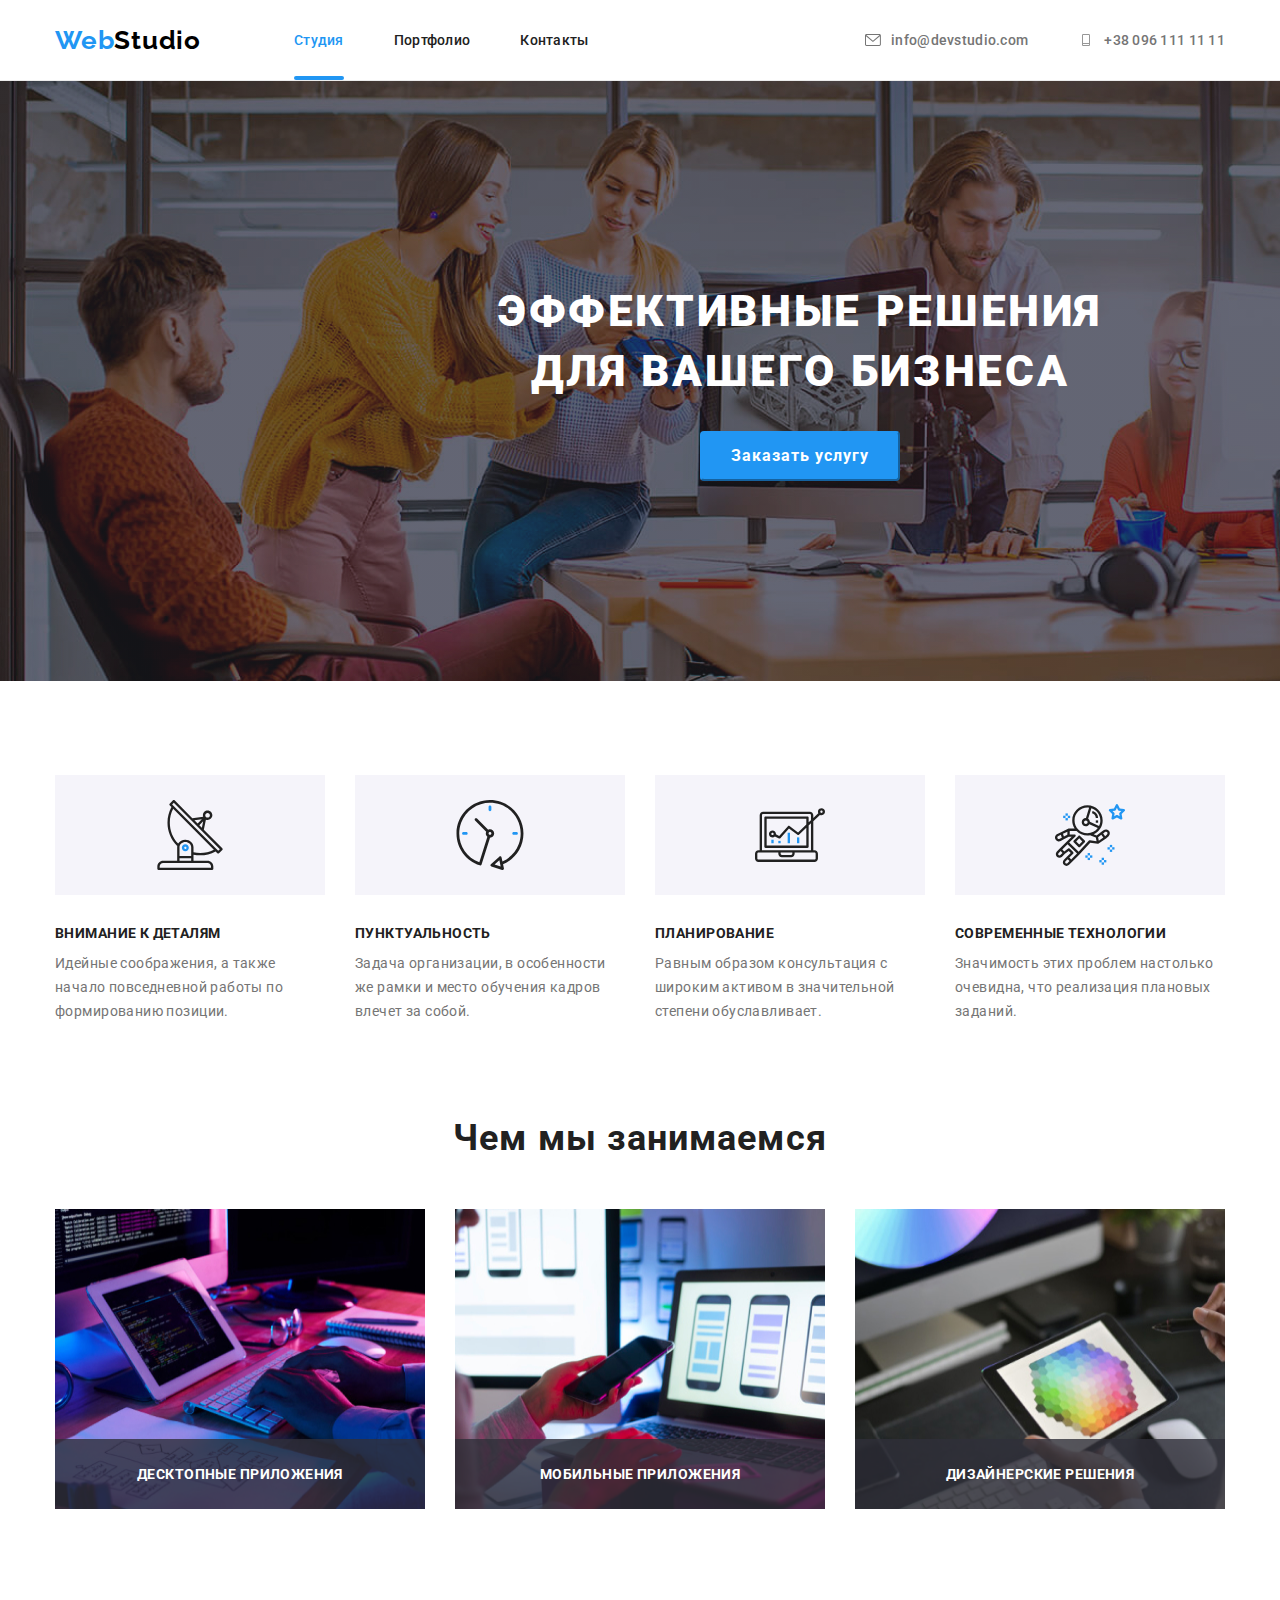
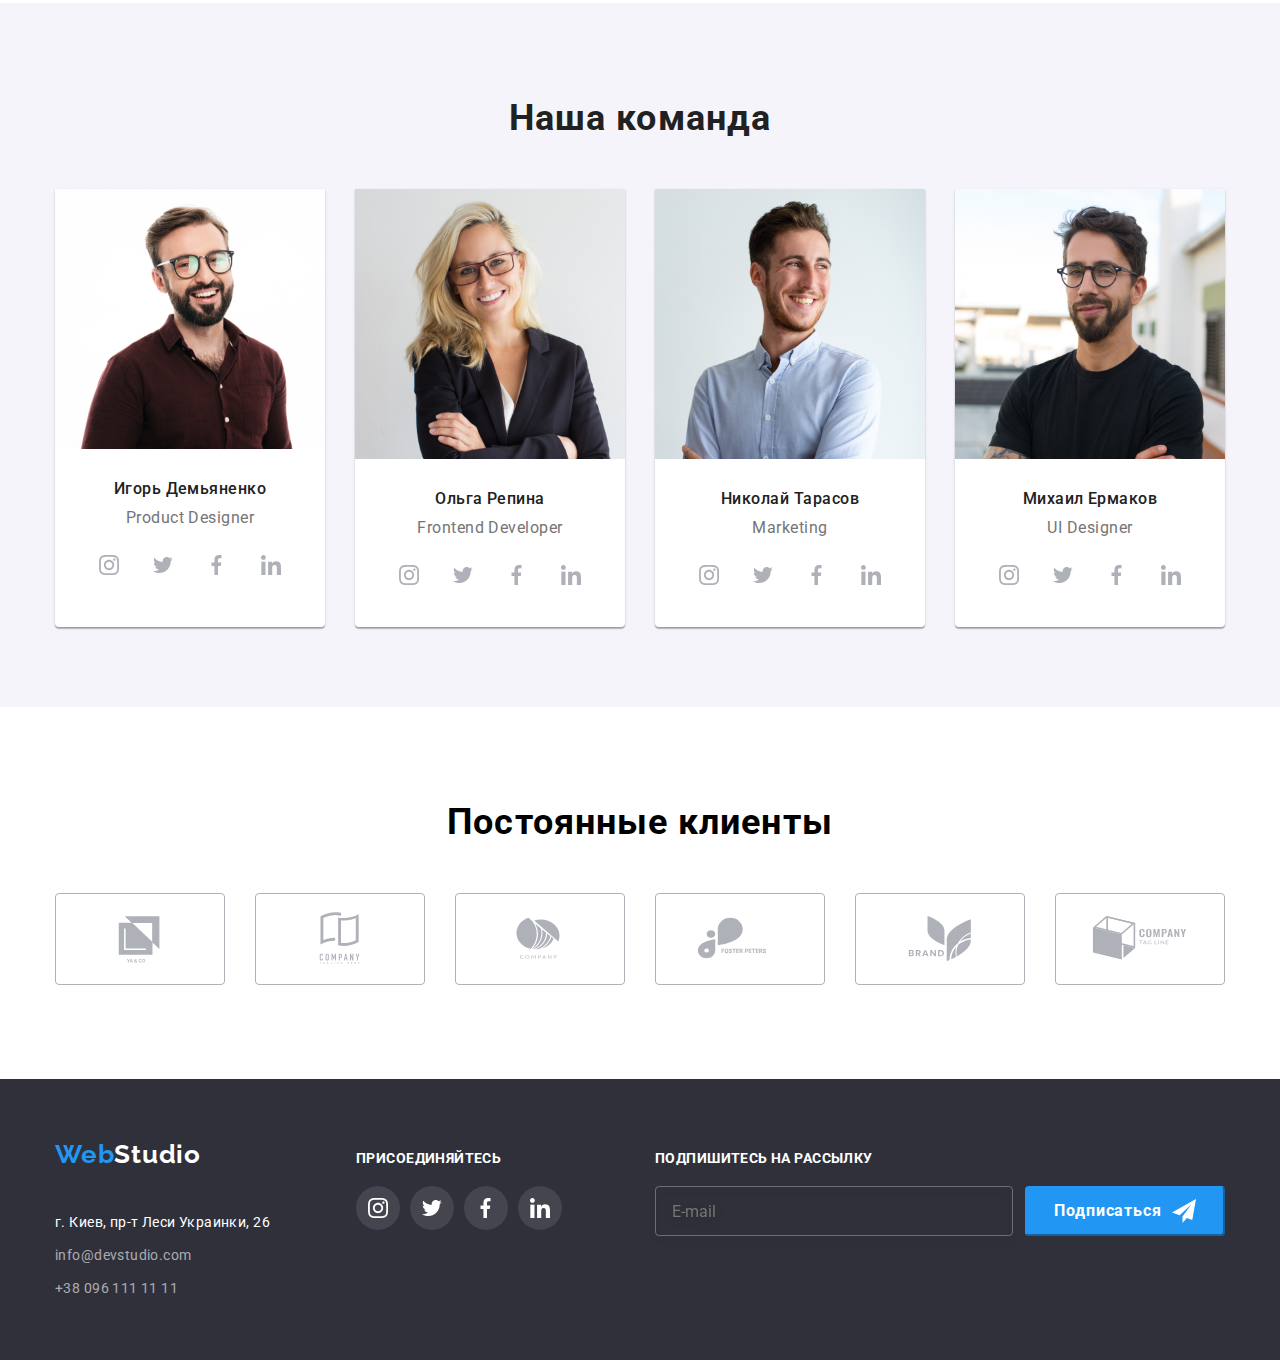
<file: index.html>
<!DOCTYPE html>
<html lang="ru">
<head>
    <meta charset="UTF-8">
    <meta http-equiv="X-UA-Compatible" content="IE=edge">
    <meta name="viewport" content="width=device-width, initial-scale=1.0">
    <link rel="preconnect" href="https://fonts.googleapis.com">
    <link rel="preconnect" href="https://fonts.gstatic.com" crossorigin>
    <link href="https://fonts.googleapis.com/css2?family=Raleway:wght@700&family=Roboto:wght@400;500;700;900&display=swap" rel="stylesheet">
    <link rel="stylesheet" href="modern-normalize.css">
    <link rel="stylesheet" href="style.css">
    <title>WebStudio</title>
</head>
<body>
    <!--Хэдер-->
    <header>
            <div class="container section">
                <nav class="navigation">
                    <a class="webstudiolink" href="#"><span class="web-blue">Web</span><span class="studio-up">Studio</span></a>
                    <ul class="navlist">
                        <li class="navlinks">
                            <a class="navlinksitem current" href="index.html">Студия</a>
                        </li>
                        <li class="navlinks">
                            <a class="navlinksitem" href="portfolio.html">Портфолио</a>
                        </li>
                        <li class="navlinks">
                            <a class="navlinksitem" href="#">Контакты</a>
                        </li>
                    </ul>
                </nav>    
                <ul class="navlistcontacts">
                    <li class="navlistcontact-li">
                        <a class="navlinkscont" href="mailto:info@devstudio.com">
                            <svg class="svg-cont" width="16" height="12">
                                <use href="./images/icons.svg#icon-convert"></use>
                            </svg>
                            info@devstudio.com
                        </a>
                    </li>
                    <li class="navlistcontact-li">
                        <a class="navlinkscont" href="tel:+380961111111">
                            <svg class="svg-cont" width="16" height="12">
                                <use href="./images/icons.svg#icon-phone" class="use-icon"></use>
                            </svg>
                            +38 096 111 11 11
                        </a>
                    </li>
                </ul>
            </div>
    </header>    
    <main>
         <!--hero-->
        <section class="section1">
            <div class="container">
                <h1>Эффективные решения для вашего бизнеса</h1>
                <button class="order-btn" type="button" data-modal-open>Заказать услугу</button>
            </div>
        </section>
        <section class="section2">
            <div class="container">
                <ul class="ul-section2">
                    <li class="li-section2">
                        <div class="section2-rectangle-icon">
                            <svg class="section2-icons" width="70" height="70">
                                <use href="./images/icons.svg#icon-antenna-1"></use>
                            </svg>
                        </div>
                        <h3 class="description-section2-h3">Внимание к деталям</h3>
                        <p class="description-section2-p">Идейные соображения, а также начало повседневной работы по формированию позиции.</p>
                    </li>
                    <li class="li-section2">
                        <div class="section2-rectangle-icon">
                            <svg class="section2-icons" width="70" height="70">
                                <use href="./images/icons.svg#icon-clock-1"></use>
                            </svg>
                        </div>
                        <h3 class="description-section2-h3">Пунктуальность</h3>
                        <p class="description-section2-p">Задача организации, в особенности же рамки и место обучения кадров влечет за собой.</p>
                    </li>
                    <li class="li-section2">
                        <div class="section2-rectangle-icon">
                            <svg class="section2-icons" width="70" height="70">
                                <use href="./images/icons.svg#icon-diagram-1"></use>
                            </svg>
                        </div>
                        <h3 class="description-section2-h3">Планирование</h3>
                        <p class="description-section2-p">Равным образом консультация с широким активом в значительной степени обуславливает.</p>
                    </li>
                    <li class="li-section2">
                        <div class="section2-rectangle-icon">
                            <svg class="section2-icons" width="70" height="70">
                                <use href="./images/icons.svg#icon-astronaut-1"></use>
                            </svg>
                        </div>
                        <h3 class="description-section2-h3">Современные технологии</h3>
                        <p class="description-section2-p">Значимость этих проблем настолько очевидна, что реализация плановых заданий.</p>
                    </li>
                </ul>
            </div>
        </section>
        <!--Чем мы занимаемся-->
        <section class="section3">
            <div class="container">
                <h2 class="section3-h2">Чем мы занимаемся</h2>
                <ul class="ul-section3">
                    <li class="li-img">
                        <img src="./img/we_do/box-1.jpg" alt="верстка" width="370" height="300">
                        <div class="section3-li-div">
                                <p class="section3-li-p">
                                    Десктопные приложения
                                </p>
                        </div>
                    </li>
                    <li class="li-img">
                        <img src="./img/we_do/box-2.jpg" alt="мобильные приложения" width="370" height="300">
                        <div class="section3-li-div">
                            <p class="section3-li-p">
                                Мобильные приложения
                            </p>
                        </div>
                    </li>
                    <li class="li-img">
                        <img src="./img/we_do/box-3.jpg" alt="отличный дизайн" width="370" height="300">
                        <div class="section3-li-div">
                            <p class="section3-li-p">
                                Дизайнерские решения
                            </p>
                        </div>
                    </li>
                </ul>
            </div>
        </section>
        <!--Наша  команда.-->
        <section class="section4">
           <div class="container">
                <h2 class="section4-h2">Наша команда</h2>
                <ul class="ul-section4">
                    <li class="li-section4">
                        <img src="./img/team/team-card-1.jpg" alt="Игорь Демьяненко" width="270" height="260">
                        <div class="li-h3p">
                            <h3 class="section4-h3">Игорь Демьяненко</h3>
                            <p class="section4-position">Product Designer</p>
                            <ul class="social-list">
                                <li class="social-list-item">
                                    <a href="" class="social-list-link">
                                        <svg class="social-list-icon" width="20" height="20">
                                            <use href="./images/icons.svg#icon-insta"></use>
                                        </svg>
                                    </a>
                                </li>
                                <li class="social-list-item">
                                    <a href="" class="social-list-link">
                                        <svg class="social-list-icon" width="20" height="20">
                                            <use href="./images/icons.svg#icon-twitter"></use>
                                        </svg>
                                    </a>
                                </li>
                                <li class="social-list-item">
                                    <a href="" class="social-list-link">
                                        <svg class="social-list-icon" width="20" height="20">
                                            <use href="./images/icons.svg#icon-facebk"></use>
                                        </svg>
                                    </a>
                                </li>
                                <li class="social-list-item">
                                    <a href="" class="social-list-link">
                                        <svg class="social-list-icon" width="20" height="20">
                                            <use href="./images/icons.svg#icon-linkedin"></use>
                                        </svg>
                                    </a>
                                </li>
                            </ul>
                        </div>
                    </li>
                    <li class="li-section4">
                        <img src="./img/team/team-card-2.jpg" alt="Ольга Репина" width="270" height="270">
                        <div class="li-h3p">
                            <h3 class="section4-h3">Ольга Репина</h3>
                            <p class="section4-position">Frontend Developer</p>
                            <ul class="social-list">
                                <li class="social-list-item">
                                    <a href="" class="social-list-link">
                                        <svg class="social-list-icon" width="20" height="20">
                                            <use href="./images/icons.svg#icon-insta"></use>
                                        </svg>
                                    </a>
                                </li>
                                <li class="social-list-item">
                                    <a href="" class="social-list-link">
                                        <svg class="social-list-icon" width="20" height="20">
                                            <use href="./images/icons.svg#icon-twitter"></use>
                                        </svg>
                                    </a>
                                </li>
                                <li class="social-list-item">
                                    <a href="" class="social-list-link">
                                        <svg class="social-list-icon" width="20" height="20">
                                            <use href="./images/icons.svg#icon-facebk"></use>
                                        </svg>
                                    </a>
                                </li>
                                <li class="social-list-item">
                                    <a href="" class="social-list-link">
                                        <svg class="social-list-icon" width="20" height="20">
                                            <use href="./images/icons.svg#icon-linkedin"></use>
                                        </svg>
                                    </a>
                                </li>
                            </ul>
                        </div>
                    </li>
                    <li class="li-section4">
                        <img src="./img/team/team-card-3.jpg" alt="Николай Тарасов" width="270" height="270">
                        <div class="li-h3p">
                            <h3 class="section4-h3">Николай Тарасов</h3>
                            <p class="section4-position">Marketing</p>
                            <ul class="social-list">
                                <li class="social-list-item">
                                    <a href="" class="social-list-link">
                                        <svg class="social-list-icon" width="20" height="20">
                                            <use href="./images/icons.svg#icon-insta"></use>
                                        </svg>
                                    </a>
                                </li>
                                <li class="social-list-item">
                                    <a href="" class="social-list-link">
                                        <svg class="social-list-icon" width="20" height="20">
                                            <use href="./images/icons.svg#icon-twitter"></use>
                                        </svg>
                                    </a>
                                </li>
                                <li class="social-list-item">
                                    <a href="" class="social-list-link">
                                        <svg class="social-list-icon" width="20" height="20">
                                            <use href="./images/icons.svg#icon-facebk"></use>
                                        </svg>
                                    </a>
                                </li>
                                <li class="social-list-item">
                                    <a href="" class="social-list-link">
                                        <svg class="social-list-icon" width="20" height="20">
                                            <use href="./images/icons.svg#icon-linkedin"></use>
                                        </svg>
                                    </a>
                                </li>
                            </ul>
                        </div>
                    </li>
                    <li class="li-section4">
                        <img src="./img/team/team-card-4.jpg" alt="Михаил Ермаков" width="270" height="270">
                        <div class="li-h3p">
                            <h3 class="section4-h3">Михаил Ермаков</h3>
                            <p class="section4-position">UI Designer</p>
                            <ul class="social-list">
                                <li class="social-list-item">
                                    <a href="" class="social-list-link">
                                        <svg class="social-list-icon" width="20" height="20">
                                            <use href="./images/icons.svg#icon-insta"></use>
                                        </svg>
                                    </a>
                                </li>
                                <li class="social-list-item">
                                    <a href="" class="social-list-link">
                                        <svg class="social-list-icon" width="20" height="20">
                                            <use href="./images/icons.svg#icon-twitter"></use>
                                        </svg>
                                    </a>
                                </li>
                                <li class="social-list-item">
                                    <a href="" class="social-list-link">
                                        <svg class="social-list-icon" width="20" height="20">
                                            <use href="./images/icons.svg#icon-facebk"></use>
                                        </svg>
                                    </a>
                                </li>
                                <li class="social-list-item">
                                    <a href="" class="social-list-link">
                                        <svg class="social-list-icon" width="20" height="20">
                                            <use href="./images/icons.svg#icon-linkedin"></use>
                                        </svg>
                                    </a>
                                </li>
                            </ul>
                        </div>
                    </li>
                </ul>
           </div>
        </section>
        <section class="section4-5">
            <div class="container">
                <h2 class="clients">Постоянные клиенты</h2>
                <ul class="ul-section4-5">
                    <li class="li-section4-5">
                            <a href="#" class="box-clients">
                                <svg class="svg-section4-5" width="106" height="60">
                                    <use href="./images/icons.svg#icon-Logo1"></use>
                                </svg>
                            </a>
                    </li>
                    <li class="li-section4-5">
                            <a href="#" class="box-clients">
                                <svg class="svg-section4-5" width="106" height="60">
                                    <use href="./images/icons.svg#icon-Logo2"></use>
                                </svg>
                            </a>
                    </li>
                    <li class="li-section4-5">
                            <a href="#" class="box-clients">
                                <svg class="svg-section4-5" width="106" height="60">
                                    <use href="./images/icons.svg#icon-Logo3"></use>
                                </svg>
                            </a>
                    </li>
                    <li class="li-section4-5">
                            <a href="#" class="box-clients">
                                <svg class="svg-section4-5" width="106" height="60">
                                    <use href="./images/icons.svg#icon-Logo4"></use>
                                </svg>
                            </a>
                    </li>
                    <li class="li-section4-5">
                            <a href="#" class="box-clients">
                                <svg class="svg-section4-5" width="106" height="60">
                                    <use href="./images/icons.svg#icon-Logo5"></use>
                                </svg>
                            </a>
                    </li>
                    <li class="li-section4-5">
                            <a href="#" class="box-clients">
                                <svg class="svg-section4-5" width="106" height="60">
                                    <use href="./images/icons.svg#icon-Logo6"></use>
                                </svg>
                            </a>
                    </li>
                </ul>
            </div>
        </section>
    </main>
     <!--Footer-->
    <footer class="footer">    
        <div class="container">
            <div class="footer-contacts">
                <a class="webstudiolink" href="#"><span class="web-blue">Web</span><span class="studio-down">Studio</span></a>   
                <address class="footer-adress">
                    <a class="footer-map" href="#">г. Киев, пр-т Леси Украинки, 26</a>
                    <a class="footer-mail" href="mailto:info@devstudio.com">info@devstudio.com</a>
                    <a class="footer-tel" href="tel:+380961111111">+38 096 111 11 11</a>
                </address>  
            </div>
            <div class="social-footer">
                <p class="social-footer-p">
                    присоединяйтесь
                </p>
                <ul class="social-list">
                    <li class="social-list-item">
                        <a href="" class="social-list-link">
                            <svg class="social-list-icon" width="20" height="20">
                                <use href="./images/icons.svg#icon-insta"></use>
                            </svg>
                        </a>
                    </li>
                    <li class="social-list-item">
                        <a href="" class="social-list-link">
                            <svg class="social-list-icon" width="20" height="20">
                                <use href="./images/icons.svg#icon-twitter"></use>
                            </svg>
                        </a>
                    </li>
                    <li class="social-list-item">
                        <a href="" class="social-list-link">
                            <svg class="social-list-icon" width="20" height="20">
                                <use href="./images/icons.svg#icon-facebk"></use>
                            </svg>
                        </a>
                    </li>
                    <li class="social-list-item">
                        <a href="" class="social-list-link">
                            <svg class="social-list-icon" width="20" height="20">
                                <use href="./images/icons.svg#icon-linkedin"></use>
                            </svg>
                        </a>
                    </li>
                </ul>
            </div>
            <form class="footer-subscribe">
                <div >
                    <p class="social-footer-p">Подпишитесь на рассылку</p>
                    <input class="footer-email-input" type="email" name="email" placeholder="E-mail">
                </div>
                <button class="order-btn" type="submit">
                    Подписаться
                    <svg class="icon-subscribe-send" width="24" height="24">
                        <use href="./images/icons.svg#icon-icon-send"></use>
                    </svg>
                </button>
                
            </form>
        </div>
    </footer> 
    <form class="backdrop is-hidden" data-modal>
         <div class="modal">
             <button type="button" class="modal-close-btn" data-modal-close>
                <svg class="modal-close-btn-icon" width="11" height="11">
                    <use href="./images/icons.svg#icon-krest"></use>
                </svg>
             </button>
             <h3 class="backdrop-h3">Оставьте свои данные, мы вам перезвоним</h3>
             <label for="full-user-name" class="backdrop-label">
                <span class="backdrop-span">Имя</span>
             </label>
             <div class="div-input">
                <input 
                class="contact-form-input" 
                id="full-user-name" 
                name="user-name"
                type="text" 
                minlength="2" 
                required>
                <svg class="svg-backdrop" width="12" height="12">
                    <use href="./images/icons.svg#icon-name"></use>
                </svg>
            </div>
             <label class="backdrop-label" for="user-telephone">
                <span class="backdrop-span">Телефон</span> 
             </label>
             <div class="div-input">
                <input 
                type="tel" 
                class="contact-form-input"
                id="user-telephone"
                name="user-phone"
                required
                pattern="[0-9]{3}-[0-9]{3}-[0-9]{2}-[0-9]{2}"
                title="xxx-xxx-xx-xx">
                <svg class="svg-backdrop" width="12" height="12">
                    <use href="./images/icons.svg#icon-tel"></use>
                </svg>
            </div>
             <label class="backdrop-label" for="user-E-mail">
                <span class="backdrop-span">Почта</span>
             </label>
             <div class="div-input">
                <input 
                type="email" 
                class="contact-form-input" 
                name="user-mail"
                id="user-E-mail"
                required>
                <svg class="svg-backdrop" width="12" height="12">
                    <use href="./images/icons.svg#icon-mail-convertt"></use>
                </svg>
            </div>
            <label class="backdrop-label" for="user-text-message">
                <span class="backdrop-span">Комментарий</span>
            </label>
            <textarea 
                    class="backdrop-textarea"
                    name="user-message" 
                    id="user-text-message"
                    placeholder="Введите текст"
            ></textarea>
            <input 
            class="backdrop-checkbox visually-hidden" 
            type="checkbox" 
            name="user-policy" 
            id="check-bx" 
            required>
            <label for="check-bx" class="checkbox-label">
                <span class="backdrop-text">Соглашаюсь с рассылкой и принимаю&nbsp;</span>
                <a href="#" class="backdrop-a">Условия договора</a
            ></label>
            

            <button type="submit" class="order-btn">Отправить</button>
         </div>
    </form>
    <script src="./js/modal.js"></script>
</body>
</html>
</file>
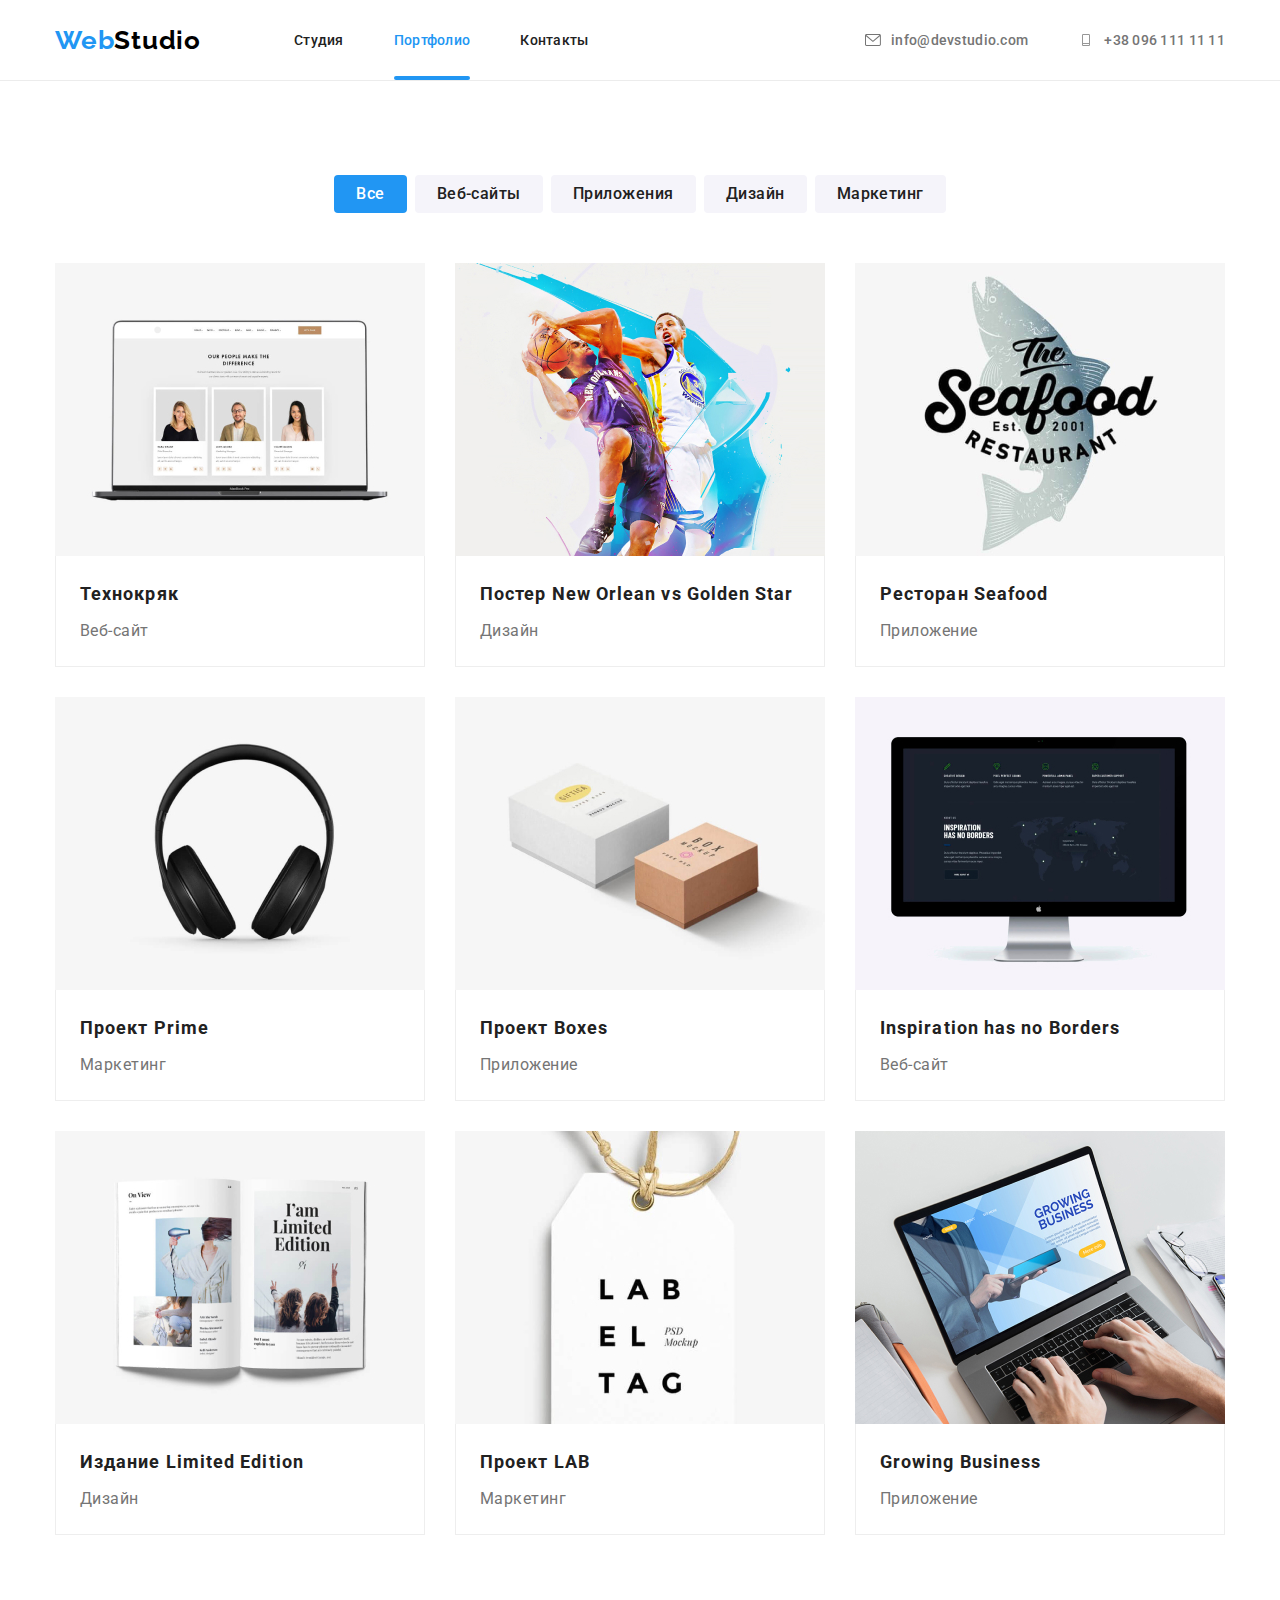
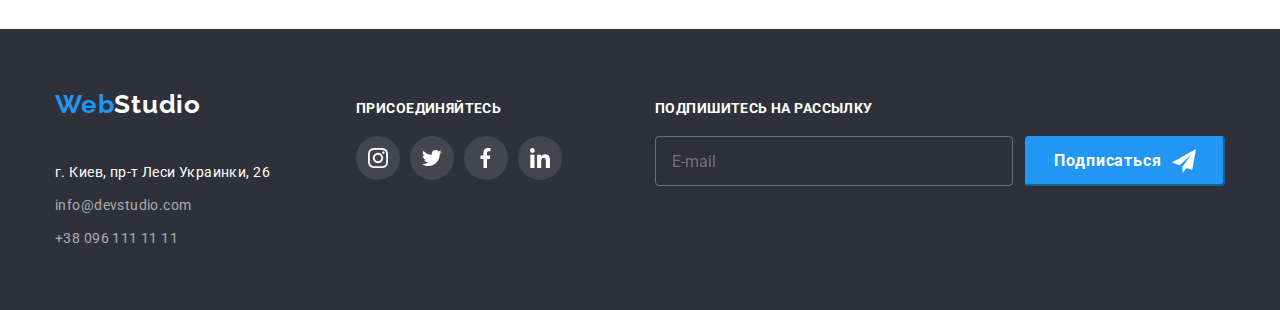
<file: portfolio.html>
<!DOCTYPE html>
<html lang="ru">
<head>
    <meta charset="UTF-8">
    <meta http-equiv="X-UA-Compatible" content="IE=edge">
    <meta name="viewport" content="width=device-width, initial-scale=1.0">
    <link rel="preconnect" href="https://fonts.googleapis.com">
    <link rel="preconnect" href="https://fonts.gstatic.com" crossorigin>
    <link href="https://fonts.googleapis.com/css2?family=Raleway:wght@700&family=Roboto:wght@400;500;700;900&display=swap" rel="stylesheet">
    <link rel="stylesheet" href="modern-normalize.css">
    <link rel="stylesheet" href="style.css">
    <title>WebStudio</title>
</head>
<body>
    <!--Хэдер-->
    <header>
        <div class="container section">
            <nav class="navigation">
                <a class="webstudiolink" href="#"><span class="web-blue">Web</span><span class="studio-up">Studio</span></a>
                <ul class="navlist">
                    <li class="navlinks">
                        <a class="navlinksitem" href="index.html">Студия</a>
                    </li>
                    <li class="navlinks">
                        <a class="navlinksitem current" href="portfolio.html">Портфолио</a>
                    </li>
                    <li class="navlinks">
                        <a class="navlinksitem" href="#">Контакты</a>
                    </li>
                </ul>
            </nav>    
            <ul class="navlistcontacts">
                <li class="navlistcontact-li">
                    <a class="navlinkscont" href="mailto:info@devstudio.com">
                        <svg class="svg-cont" width="16" height="12">
                            <use href="./images/icons.svg#icon-convert"></use>
                        </svg>
                        info@devstudio.com
                    </a>
                </li>
                <li class="navlistcontact-li">
                    <a class="navlinkscont" href="tel:+380961111111">
                        <svg class="svg-cont" width="16" height="12">
                            <use href="./images/icons.svg#icon-phone"></use>
                        </svg>
                        +38 096 111 11 11
                    </a>
                </li>
            </ul>
        </div>
    </header>   
    <main>
        <section class="section5">
            <div class="container">
                    <!--Навигация по галерее-->
                <ul class="navlist portfolio">
                    <li class="filter-li">
                        <button type="button" class="navlinksitem filter current">Все</button>
                    </li>
                    <li class="filter-li">
                        <button type="button" class="navlinksitem filter">Веб-сайты</button>
                    </li>
                    <li class="filter-li">
                        <button type="button" class="navlinksitem filter">Приложения</button>
                    </li>
                    <li class="filter-li">
                        <button type="button" class="navlinksitem filter">Дизайн</button>
                    </li>
                    <li class="filter-li">
                        <button type="button" class="navlinksitem filter">Маркетинг</button>
                    </li>
                </ul>        
                <!--Портфолио-->
                <ul class="ul-gallery">
                    <li class="li-gallery">
                        <a class="gallery-items" href="#">
                            <div class="gallery-items-0">
                                <img src="./img2/1.jpg" alt="Технокряк" class="img-overlay" width="370" height="294">
                                <div class="bg-overlay" width="370" height="294">
                                    <p class="overlay">Ресурс предлагает комплексные предложения с разным уровнем 
                                        функционала и сервисов.Все это позволит посетителю получить 
                                        исчерпывающие сведения о компании или частном лице.
                                    </p>
                                </div>
                            </div>
                            <div class="gallery-ph3">
                                    <h3 class="gallery-h3">Технокряк</h3>
                                    <p class="categories">Веб-сайт</p>
                            </div>
                        </a>
                    </li>
                    <li class="li-gallery">
                        <a class="gallery-items" href="#">
                            <div class="gallery-items-0">
                                <img src="./img2/2New-Orlean-vs-Golden-Star.jpg" alt="New Orlean vs Golden Star" width="370" height="294">
                                <div class="bg-overlay" width="370" height="294">
                                    <p class="overlay">Ресурс предлагает комплексные предложения с разным уровнем 
                                        функционала и сервисов.Все это позволит посетителю получить 
                                        исчерпывающие сведения о компании или частном лице.
                                    </p>
                                </div>
                            </div>
                            <div class="gallery-ph3">
                                <h3 class="gallery-h3">Постер New Orlean vs Golden Star</h3>
                                <p class="categories">Дизайн</p>
                            </div>
                        </a>
                    </li>
                    <li class="li-gallery">
                        <a class="gallery-items" href="#">
                            <div class="gallery-items-0">
                                <img src="./img2/3Seafood.jpg" alt="Ресторан Seafood" width="370" height="294">
                                <div class="bg-overlay" width="370" height="294">
                                    <p class="overlay">Ресурс предлагает комплексные предложения с разным уровнем 
                                        функционала и сервисов.Все это позволит посетителю получить 
                                        исчерпывающие сведения о компании или частном лице.
                                    </p>
                                </div>
                            </div>
                            <div class="gallery-ph3">
                                <h3 class="gallery-h3">Ресторан Seafood</h3>
                                <p class="categories">Приложение</p>
                            </div>
                        </a>
                    </li>
                    <li class="li-gallery">
                        <a class="gallery-items" href="#">
                            <div class="gallery-items-0">
                                <img src="./img2/4Prime.jpg" alt="Проект Prime" width="370" height="294">
                                <div class="bg-overlay" width="370" height="294">
                                    <p class="overlay">Ресурс предлагает комплексные предложения с разным уровнем 
                                        функционала и сервисов.Все это позволит посетителю получить 
                                        исчерпывающие сведения о компании или частном лице.
                                    </p>
                                </div>
                            </div>
                            <div class="gallery-ph3">
                                <h3 class="gallery-h3">Проект Prime</h3>
                                <p class="categories">Маркетинг</p>
                            </div>
                        </a>
                    </li>
                    <li class="li-gallery">
                        <a class="gallery-items" href="#">
                            <div class="gallery-items-0">
                                <img src="./img2/5Boxes.jpg" alt="Проект Boxes" width="370" height="294">
                                <div class="bg-overlay" width="370" height="294">
                                    <p class="overlay">Ресурс предлагает комплексные предложения с разным уровнем 
                                        функционала и сервисов.Все это позволит посетителю получить 
                                        исчерпывающие сведения о компании или частном лице.
                                    </p>
                                </div>
                            </div>
                        <div class="gallery-ph3">
                                <h3 class="gallery-h3">Проект Boxes</h3>
                                <p class="categories">Приложение</p>
                        </div>
                        </a>
                    </li>
                    <li class="li-gallery">
                        <a class="gallery-items" href="#">
                            <div class="gallery-items-0">
                                <img src="./img2/6Inspiration-has-no-Borders.jpg" alt="Inspiration has no Borders" width="370" height="294">
                                <div class="bg-overlay" width="370" height="294">
                                    <p class="overlay">Ресурс предлагает комплексные предложения с разным уровнем 
                                        функционала и сервисов.Все это позволит посетителю получить 
                                        исчерпывающие сведения о компании или частном лице.
                                    </p>
                                </div>
                            </div>
                            <div class="gallery-ph3">
                                <h3 class="gallery-h3">Inspiration has no Borders</h3>
                                <p class="categories">Веб-сайт</p>
                            </div>
                        </a>
                    </li>
                    <li class="li-gallery">
                        <a class="gallery-items" href="#">
                            <div class="gallery-items-0">
                                <img src="./img2/7-Limited-Edition.jpg" alt="Издание Limited Edition" width="370" height="294">
                                <div class="bg-overlay" width="370" height="294">
                                    <p class="overlay">Ресурс предлагает комплексные предложения с разным уровнем 
                                        функционала и сервисов.Все это позволит посетителю получить 
                                        исчерпывающие сведения о компании или частном лице.
                                    </p>
                                </div>
                            </div>
                            <div class="gallery-ph3">
                                <h3 class="gallery-h3">Издание Limited Edition</h3>
                                <p class="categories">Дизайн</p>
                            </div>
                        </a>
                    </li>
                    <li class="li-gallery">
                        <a class="gallery-items" href="#">
                            <div class="gallery-items-0">
                                <img src="./img2/8-LAB.jpg" alt="Проект LAB" width="370" height="294">
                                <div class="bg-overlay" width="370" height="294">
                                    <p class="overlay">Ресурс предлагает комплексные предложения с разным уровнем 
                                        функционала и сервисов.Все это позволит посетителю получить 
                                        исчерпывающие сведения о компании или частном лице.
                                    </p>
                                </div>
                            </div>
                            <div class="gallery-ph3">
                                    <h3 class="gallery-h3">Проект LAB</h3>
                                    <p class="categories">Маркетинг</p>
                            </div>
                        </a>
                    </li>
                    <li class="li-gallery">
                        <a class="gallery-items" href="#">
                            <div class="gallery-items-0">
                                <img src="./img2/9Growing-Business.jpg" alt="Growing Business" width="370" height="294">
                                <div class="bg-overlay" width="370" height="294">
                                    <p class="overlay">Ресурс предлагает комплексные предложения с разным уровнем 
                                        функционала и сервисов.Все это позволит посетителю получить 
                                        исчерпывающие сведения о компании или частном лице.
                                    </p>
                                </div>
                            </div>
                            <div class="gallery-ph3">
                                <h3 class="gallery-h3">Growing Business</h3>
                                <p class="categories">Приложение</p>
                            </div>
                        </a>
                    </li>
                </ul>
            </div>
        </section>
    </main>
    <!--Footer-->
    <footer class="footer">    
        <div class="container">
            <div class="footer-contacts">
                <a class="webstudiolink" href="#"><span class="web-blue">Web</span><span class="studio-down">Studio</span></a>   
                <address class="footer-adress">
                    <a class="footer-map" href="#">г. Киев, пр-т Леси Украинки, 26</a>
                    <a class="footer-mail" href="mailto:info@devstudio.com">info@devstudio.com</a>
                    <a class="footer-tel" href="tel:+380961111111">+38 096 111 11 11</a>
                </address>  
            </div>
            <div class="social-footer">
                <p class="social-footer-p">
                    присоединяйтесь
                </p>
                <ul class="social-list">
                    <li class="social-list-item">
                        <a href="" class="social-list-link">
                            <svg class="social-list-icon" width="20" height="20">
                                <use href="./images/icons.svg#icon-insta"></use>
                            </svg>
                        </a>
                    </li>
                    <li class="social-list-item">
                        <a href="" class="social-list-link">
                            <svg class="social-list-icon" width="20" height="20">
                                <use href="./images/icons.svg#icon-twitter"></use>
                            </svg>
                        </a>
                    </li>
                    <li class="social-list-item">
                        <a href="" class="social-list-link">
                            <svg class="social-list-icon" width="20" height="20">
                                <use href="./images/icons.svg#icon-facebk"></use>
                            </svg>
                        </a>
                    </li>
                    <li class="social-list-item">
                        <a href="" class="social-list-link">
                            <svg class="social-list-icon" width="20" height="20">
                                <use href="./images/icons.svg#icon-linkedin"></use>
                            </svg>
                        </a>
                    </li>
                </ul>
            </div>
            <form class="footer-subscribe">
                <div >
                    <p class="social-footer-p">Подпишитесь на рассылку</p>
                    <input type="email" name="email" placeholder="E-mail" class="footer-email-input">
                </div>
                <button class="order-btn" type="submit">
                    Подписаться
                    <svg class="icon-subscribe-send" width="24" height="24">
                        <use href="./images/icons.svg#icon-icon-send"></use>
                    </svg>
                </button>
                
            </form>
        </div>
    </footer> 
</body>
</html>
</file>
<file: style.css>
*{
    text-decoration: none;
    list-style-type: none;  
}
:root{
    --hover-color:#2196F3;
    --icon-color:#AFB1B8;
    --text-description-color:#757575;
    --white-fill: #ffffff;
    --white-text:#ffffff;
    --dark-text:#000000;
}
h1,h2,h3,h4,h5,p{
    margin-top: 0;
    margin-bottom: 0;
}
ol,ul{
    margin-top: 0;
    margin-bottom: 0;
    padding-left: 0;
}
img{
    display: block;
}
body{
    font-family: 'Roboto';
}
.visually-hidden {
    position: absolute;
    width: 1px;
    height: 1px;
    margin: -1px;
    border: 0;
    padding: 0;
    white-space: nowrap;
    clip-path: inset(100%);
    clip: rect(0 0 0 0);
    overflow: hidden;
  }
main{
}
.container{
    width: 1200px;
    margin-left: auto;
    margin-right: auto;
    padding-left: 15px;
    padding-right: 15px;
}


                                /* Хедер */

header{
    border-bottom:1px solid #ECECEC;
}
.section{
    display: flex;
    justify-content: space-between;
    align-items: center;
}
.nav-container{
    display: flex;
    align-items: center;
}
.navigation{
    display: flex;
    justify-content: start;
    align-items: center;
}
.navlist{
    margin-left: 93px;
    
}
.navlinks{
    position: relative;
}
.navlinks:nth-last-child(n+2){
    margin-right: 50px;
}
.navlinksitem{
    display: block;
    padding-top: 32px;
    padding-bottom: 32px;
    transition: color 250ms cubic-bezier(0.4, 0, 0.2, 1);
}
.navlinks>.current:after{
    position: absolute;
    content: '';
    width: 100%;
    height: 4px;
    display: block;
    margin: 28px 0px 0px 0px;
    border-radius: 2px;
    background-color:#2196F3;
    
}
ul.navlist li{
    display: inline;
}
.web-blue{
    color: var(--hover-color);
}
.navlistcontacts{
    display: flex;
}
.navlinkscont{
    padding: 32px 0;
    color: var(--text-description-color);
    font-style: normal;
    font-weight: 500;
    font-size: 14px;
    line-height: 16px;
    letter-spacing: 0.02em;
    fill: var(--text-description-color);
    transition: color 250ms cubic-bezier(0.4, 0, 0.2, 1);
}
.navlinkscont:hover,
.navlinkscont:focus{
   /* fill:#2196F3; */
   color: var(--hover-color);
   fill: var(--hover-color);
}
.svg-cont{
    margin-right: 10px;
    /* fill: var(--text-description-color); */
    transition: fill 250ms cubic-bezier(0.4, 0, 0.2, 1);
}
/* .use-icon{
    
    transition: color 250ms cubic-bezier(0.4, 0, 0.2, 1);
} */
.navlistcontact-li:nth-last-child(2n){
    margin-right: 50px;
}

                            /* Hero */

.section1{
    /* background-color: #2F303A; */
    background-image: linear-gradient(rgba(47, 48, 58, 0.4),rgba(47, 48, 58, 0.4)), url("./img/hero/hero-bg.jpg");
    background-size: cover;
    padding: 200px 0;
    width: 1600px;
    margin: auto;
}

.section1-1{
    display: flex;
    flex-direction: column;
    align-items: center;
    margin: 200px auto;
}
.section1-container{
    display: flex;
    flex-direction: column;
    align-items: center;
    padding: 200px 0;
}
.order-btn{
    display: block;
    margin-top: 30px;
    cursor: pointer;
    width: 200px;
    height: 50px;
    font-weight: 700;
    font-size: 16px;
    line-height: 30px;
    text-align: center;
    letter-spacing: 0.06em;
    color: var(--white-text);
    background-color: var(--hover-color);
    border-radius: 4px;
    border-color:var(--hover-color);
    margin-left: auto;
    margin-right: auto;
    
    transition: background-color 250ms cubic-bezier(0.4, 0, 0.2, 1),
                box-shadow 250ms cubic-bezier(0.4, 0, 0.2, 1);
}

.order-btn:hover,
.order-btn:focus{
    background-color: #188CE8;
    box-shadow: 0px 4px 4px rgba(0, 0, 0, 0.15);
}
h1{ 
    width: 696px;
    margin: auto;
    font-weight: 900;
    font-size: 44px;
    line-height: 60px;
    text-align: center;
    letter-spacing: 0.06em;
    text-transform: uppercase;
    color: var(--white-text);
}
.webstudiolink{
    font-family: 'Raleway';
    font-weight: 700;
    font-size: 26px;
    line-height: 31px;
    letter-spacing: 0.03em;
}

.studio-up{
    color: black;
}
.studio-down{
    color: var(--white-text);
}
.navigation{
    font-style: normal;
    font-weight: 500;
    font-size: 14px;
    line-height: 16px;
    letter-spacing: 0.02em;
    color: #212121;
}

.navlinksitem:hover,
.navlinksitem:focus{
    color: var(--hover-color);
}
.navlinksitem.current{
    color:var(--hover-color);
}
.navlinksitem{
    color: #212121;
}
.navlistcontacts{
    
}
.navlinkscont{
    display: flex;
    align-items: center;
}

/*section 2*/
.section2{
    padding-top: 94px;
}
.ul-section2{
    display: flex;
    padding: 0;
   
    margin-left: auto;
    margin-right: auto;
} 
.li-section2{
    width: 270px;
}
.section2-rectangle-icon{
    display: flex;
    width: 270px;
    height: 120px;
    margin-bottom: 30px;
    background-color: #F5F4FA;
}
.section2-icons{
    display: block;
    margin: auto;
}
.li-section2:not(:nth-child(4n)){
    margin-right: 30px;
}
.description-section2-h3{
    font-weight: 700;
    font-size: 14px;
    line-height: 16px;
    letter-spacing: 0.03em;
    text-transform: uppercase;
    color: #212121;
    margin-bottom: 10px;
}
.description-section2-p{
    font-weight: 400;
    font-size: 14px;
    line-height: 24px;
    letter-spacing: 0.03em;
    color: var(--text-description-color);
    
} 
/*section 3*/

.section3{
    padding-bottom: 94px;
    padding-top: 94px;
}
.section3-h2{
    font-weight: 700;
    font-size: 36px;
    line-height: 42px;
    text-align: center;
    letter-spacing: 0.03em;
    color: #212121;
    margin-bottom: 50px;
} 
.ul-section3{
    
    display:flex;
    flex-wrap: wrap;
}
.li-img{
    position: relative;
    /* display: flex; */
}
.section3-li-div{
    position: absolute;
    display: flex;
    justify-content: center;
    
    left: 0;
    right: 0;
    bottom: 0;
    background: rgba(47, 48, 58, 0.8);
    width: 370px;
    height: 70px;
}
.section3-li-p{
    display: flex;
    
    font-weight: 700;
    font-size: 14px;
    line-height: 16px;
    letter-spacing: 0.03em;
    text-transform: uppercase;
    color: #ffffff;
    align-items: center;
}

.li-img:not(:nth-child(3n)){
    margin-right: 30px;
}
.li-img:not(:nth-last-child(-n+3)){
    margin-bottom: 30px;
}
/*section 4*/

.section4{
    background-color: #F5F4FA;
}
.section4{
    padding-top: 94px;
    padding-bottom: 80px;
}
.ul-section4{
    display: flex;
    flex-wrap: wrap;
}
.social-list{
    display: flex;
    justify-content: center;
    margin: auto;
    margin-top: 16px;
}
.social-list-link{
    display: flex;
    align-items: center;
    justify-content: center;
    width: 44px;
    height: 44px;
    background-color: rgb(255, 255, 255);
    border-radius: 50%;
    transition: background-color 250ms cubic-bezier(0.4, 0, 0.2, 1);

}
.social-list-item:not(:nth-child(4n)){
    margin-right:10px;
}
.social-list-icon{
    fill: var(--icon-color);
    transition: fill 250ms cubic-bezier(0.4, 0, 0.2, 1);


}
.social-list-link:hover,
.social-list-link:focus{
    background-color: var(--hover-color);
}
.social-list-link:hover .social-list-icon,
.social-list-link:focus .social-list-icon{
    fill:var(--white-fill);
}
.section4-h2{
    font-weight: 700;
    font-size: 36px;
    line-height: 42px;
    text-align: center;
    letter-spacing: 0.03em;
    color: #212121;
    margin-bottom: 50px;
}
.li-section4{
    width: 270px;
    background-color: #fff;
    box-shadow: 0px 1px 3px rgba(0, 0, 0, 0.12), 0px 1px 1px rgba(0, 0, 0, 0.14), 0px 2px 1px rgba(0, 0, 0, 0.2);
    border-radius: 0px 0px 4px 4px;
}
.li-section4:not(:nth-child(4n)){
    margin-right: 30px;
}
.section4-h3{
    display: block;
    font-weight: 500;
    font-size: 16px;
    line-height: 19px;
    text-align: center;
    letter-spacing: 0.03em;
    color: #212121;
    margin: auto;
    word-wrap: break-word;
}
.section4-position{
    font-weight: 400;
    font-size: 16px;
    line-height: 19px;
    text-align: center;
    letter-spacing: 0.03em;
    color: var(--text-description-color);
    margin-top: 10px;
}
.li-h3p{
    padding: 30px 0;
}
                            /* setion4-5 */

.section4-5{
    padding: 94px 0px 94px 0px;
}
h2{
    font-family: 'Roboto';
    font-style: normal;
    font-weight: 700;
    font-size: 36px;
    line-height: 42px;
    text-align: center;
    letter-spacing: 0.03em;
}
.clients{
    margin-bottom: 50px;
}
.ul-section4-5{
    display: flex;
    justify-content: center;
}
.li-section4-5{
    
}
.li-section4-5:not(:nth-last-child(1)){
    margin-right: 30px;
}
.box-clients{
    display: flex;
    box-sizing: border-box;
    width: 170px;
    height: 92px;
    border: 1px solid var(--icon-color);
    border-radius: 4px;  
    transition: border-color 250ms cubic-bezier(0.4, 0, 0.2, 1); 
}
.svg-section4-5{
    fill: var(--icon-color);
    margin: auto;
    transition: fill 250ms cubic-bezier(0.4, 0, 0.2, 1);
}
.box-clients:hover,
.box-clients:focus{
    border-color: var(--hover-color);
}
.box-clients:hover .svg-section4-5,
.box-clients:focus .svg-section4-5{
    fill: var(--hover-color);
}
                            /*footer*/
.footer{
    background-color: #2F303A;
    padding: 60px 0;
}
.footer>.container{
    display: flex;
    justify-content: flex-start;
    align-items: baseline;
}
.footer-contacts{
    display: flex;
    flex-direction: column;
}
.footer-adress{
    display: flex;
    flex-direction: column;
    font-weight: 400;
    font-size: 14px;
    font-style: normal;
    line-height: 24px;
    letter-spacing: 0.03em;
    color: var(--white-text);
}
.footer-map{
    display: block;
    width: 231px;
    margin-bottom: 9px;
    margin-top: 20px;
    color: var(--white-text);
    transition: color 250ms cubic-bezier(0.4, 0, 0.2, 1);

}
.footer-mail{
    display: block;
    font-weight: 400;
    font-size: 14px;
    line-height: 24px;
    letter-spacing: 0.03em;
    color: rgba(255, 255, 255, 0.6);
    margin-bottom: 9px;
    transition: color 250ms cubic-bezier(0.4, 0, 0.2, 1);

}
.footer-tel{
    display: block;
    font-weight: 400;
    font-size: 14px;
    line-height: 24px;
    letter-spacing: 0.03em;
    color: rgba(255, 255, 255, 0.6);
    transition: color 250ms cubic-bezier(0.4, 0, 0.2, 1);

}
.footer-map:hover,
.footer-map:focus{
    color: var(--hover-color);
}
.footer-tel:hover,
.footer-tel:focus{
    color: var(--hover-color);
} 
.footer-mail:hover,
.footer-mail:focus{
    color:var(--hover-color);
} 
footer .webstudiolink{
    margin-bottom: 20px;
}
.address-footer{
    padding-bottom: 9px;
}
.mail-footer{
    padding-bottom: 9px;
}
.tel-footer{
    padding-bottom: 60px;
}
.social-footer-p{
    font-weight: 700;
    font-size: 14px;
    line-height: 16px;
    letter-spacing: 0.03em;
    text-transform: uppercase;
    color: var(--white-text);
}
.footer .social-list{
    margin-top: 20px;
    align-items: baseline;
}
.footer .social-list-icon{
    fill:var(--white-fill);
}
.footer .social-list-link{
    background: rgba(255, 255, 255, 0.1);
}
.footer .social-list-link:hover,
.footer .social-list-link:focus{
    background-color:var(--hover-color);
}
.footer .social-list-icon,
.footer .social-list-icon{
    fill: var(--white-fill);
}
.container>.section-footer{
    display: flex;
    align-items: baseline;
}
.social-footer{
    margin-left: 70px;
}
.footer-subscribe{
    display: flex;
    align-items:flex-end;
    color: var(--white-text);
    margin-left: 93px;
}
.footer-email-input{
    margin-top: 20px;
    margin-right: 12px;
    width: 358px;
    height: 50px;
    font-weight: 400;
    font-size: 16px;
    line-height: 20px;
    padding-left: 16px;
    background-color: transparent;
    border: 1px solid rgba(255, 255, 255, 0.3);
    filter: drop-shadow(0px 4px 4px rgba(0, 0, 0, 0.15));
    border-radius: 4px;
    color: var(--white-text);
    outline: none;
    transition: border-color 250ms cubic-bezier(0.4, 0, 0.2, 1);
}
.footer-email-input:hover,
.footer-email-input:focus{
    border-color: var(--hover-color);
}
.footer-subscribe>.order-btn{
    margin-top: 0px;
    display: flex;
    align-items: center;
    justify-content: center;
    
}
.icon-subscribe-send{
    fill: rgba(255, 255, 255, 1);
    margin-left: 10px;
}
                             /*Портфолио*/ 

                            /*Фильтр*/

.section5{
    padding: 94px 0px 94px 0px;
}
.navlist{
    display: flex;
    justify-content: center;  
}
.filter{
    cursor: pointer;
    font-weight: 500;
    font-size: 16px;
    line-height: 26px;   
    text-align: center;
    letter-spacing: 0.03em;
    color: #212121;
    border: none;
    
    padding: 6px 22px;
    background-color: #F5F4FA;
    border-radius: 4px;
    transition: color 250ms cubic-bezier(0.4, 0, 0.2, 1),background-color 250ms cubic-bezier(0.4, 0, 0.2, 1),
    box-shadow 250ms cubic-bezier(0.4, 0, 0.2, 1);
    
    
}
.filter:hover,
.filter:focus{
    box-shadow: 0px 3px 1px rgba(0, 0, 0, 0.1), 0px 1px 2px rgba(0, 0, 0, 0.08), 0px 2px 2px rgba(0, 0, 0, 0.12);

}
.filter-li:not(:nth-last-child(1)){
    margin-right: 8px;
}
.portfolio{
    margin:0px 0px 50px 0px;
}
.filter:hover,
.filter:focus {
    background-color: var(--hover-color);
    color: #F5F4FA;
    transition: color 250ms cubic-bezier(0.4, 0, 0.2, 1),background-color 250ms cubic-bezier(0.4, 0, 0.2, 1),box-shadow 250ms cubic-bezier(0.4, 0, 0.2, 1);
}
.filter.current{
    background-color:var(--hover-color);
    color:var(--white-text);
}

                                /*Галерея*/
.gallery-items{
    width: 370px;
    height: 404px;
    background-color: #fff;
    display: flex;
    flex-direction: column;
    /* border: 1px solid #EEEEEE; */
    transition: box-shadow 250ms cubic-bezier(0.4, 0, 0.2, 1);
}
.gallery-ph3{
    padding: 20px 24px 20px 24px;
    border-left: 1px solid #EEEEEE;
    border-right: 1px solid #EEEEEE;
    border-bottom: 1px solid #EEEEEE;
}
.gallery-h3{
    font-weight: 700;
    font-size: 18px;
    line-height: 36px;
    letter-spacing: 0.06em;
    color: #212121;
    display: block;
    margin-bottom: 4px;
}
.categories{
    font-weight: 400;
    font-size: 16px;
    line-height: 30px;
    letter-spacing: 0.03em;
    color: var(--text-description-color);
    display: block;
    /* padding:4px 24px 20px 24px; */
}
.ul-gallery{
    display: flex;
    flex-wrap: wrap;

}
.gallery-items:hover,
.gallery-items:focus{
    box-shadow: 0px 1px 1px rgba(0, 0, 0, 0.12), 0px 4px 4px rgba(0, 0, 0, 0.06), 1px 4px 6px rgba(0, 0, 0, 0.16);
}
.li-gallery:not(:nth-last-child(-n+3)){
    margin-bottom: 30px;
}
.li-gallery:not(:nth-child(3n)){
    margin-right: 30px;
}
.gallery-items-0{
    position: relative;
    overflow: hidden;
}
.bg-overlay{  
    position: absolute;
    
    width: 100%;
    height: 100%;
    top: 0;
    left: 0;
    display: flex;
    align-items: center;
    justify-content: center;
    background: rgba(33, 150, 243, 0.9);
    /* opacity: 0; */
    transform: translateY(100%);
    transition: transform 250ms cubic-bezier(0.4, 0, 0.2, 1);
}
.overlay{
    width: 322px;
    height: 168px;
    font-weight: 400;
    font-size: 18px;
    line-height: 28px;
    letter-spacing: 0.03em;
    color: #FFFFFF;
    text-align:start;
    overflow: auto;
}
.gallery-items:hover .bg-overlay{
    transform: translateY(0);
}


                                    /* Backdrop */
.backdrop{
    position: fixed;
    
    top: 0;
    left: 0;

    width: 100vw;
    height: 100vh;
    background: rgba(0, 0, 0, 0.2);
    transition: opacity 250ms cubic-bezier(0.4, 0, 0.2, 1), visibility 250ms cubic-bezier(0.4, 0, 0.2, 1);
}
.modal{
    position: absolute;
    display: flex;
    flex-direction: column;
    align-items: center;
    padding: 40px;
    top:50%;
    left: 50%;
    transform:translate(-50%,-50%);
    width: 528px;
    height: 581px;
    background-color: #ffffff;
    box-shadow: 0px 1px 3px rgba(0, 0, 0, 0.12), 0px 1px 1px rgba(0, 0, 0, 0.14), 0px 2px 1px rgba(0, 0, 0, 0.2);
    border-radius: 4px;
}
.modal-close-btn{
    position: absolute;
    display: flex;
    align-items: center;
    justify-content: center;
    width: 30px;
    height: 30px;
    border: 1px solid rgba(0, 0, 0, 0.1);;
    border-radius: 50%;
    background-color: transparent;
    cursor: pointer;
    padding: 0;
    top: 0;
    right: 0;
    margin-right: 8px;
    margin-top: 8px;
    transition: border-color 250ms cubic-bezier(0.4, 0, 0.2, 1);
}
.modal-close-btn-icon{
    fill: #000000;
    transition: fill 250ms cubic-bezier(0.4, 0, 0.2, 1);
}
.modal-close-btn:hover .modal-close-btn-icon,
.modal-close-btn:hover
{
   fill: var(--hover-color);
}
.backdrop.is-hidden{
    opacity: 0;
    visibility: hidden;
    pointer-events: none;
}
.backdrop-h3{
    font-weight: 700;
    font-size: 20px;
    line-height: 23px;
    text-align: center;
    letter-spacing: 0.03em;
    color: #212121;
    margin-bottom:12px;
}
.contact-form-input{
    width: 100%;
    height: 100%;
    outline: none;
    cursor: pointer;
    padding-left: 42px;
    border: 1px solid rgba(33, 33, 33, 0.2);
    border-radius: 4px;
    transition: border-color 250ms cubic-bezier(0.4, 0, 0.2, 1);
}
.backdrop-label{
    width: 100%;
    margin-bottom: 4px;
}
.backdrop-textarea{
    width: 100%;
    height: 120px;
    left: 576px;
    top: 518px;
    padding: 12px 16px;
    color:#212121;
    outline: none;
    border: 1px solid rgba(33, 33, 33, 0.2);
    border-radius: 4px;
    transition: border-color 250ms cubic-bezier(0.4, 0, 0.2, 1);
    resize: none;
}
.backdrop-textarea::placeholder{
    font-weight: 400;
    font-size: 14px;
    line-height: 16px;
    letter-spacing: 0.01em;

    color: rgba(117, 117, 117, 0.5);

}

.backdrop-span{
    display: block;
    font-weight: 400;
    font-size: 12px;
    line-height: 14px;
    

    letter-spacing: 0.01em;
    cursor: pointer;
    color: var(--text-description-color);
}
.checkbox-label{
    display: inline-flex;
    align-items: center;
    margin-top: 20px;
}
.backdrop-a{
    font-weight: 400;
    font-size: 14px;
    line-height: 24px;
    letter-spacing: 0.03em;
    color: var(--text-description-color);
    text-decoration:underline;
    color: var(--hover-color);
 }

.checkbox-label::before{
    content: '';
    display: block;
    width: 16px;
    height: 15px;
    border: 1px solid #212121 ;
    border-color: #212121 ;
    cursor: pointer;
    margin-right: 9px;
    border-radius: 2px;
    background-repeat: no-repeat;
    background-position: center center;
    transition: border-color 250ms cubic-bezier(0.4, 0, 0.2, 1);
}
.checkbox-label:hover::before{
    border-color:var(--hover-color);
}
.backdrop-checkbox:focus + .checkbox-label::before{
    border-color: var(--hover-color);    
}
.backdrop-text{
    font-weight: 400;
    font-size: 14px;
    line-height: 24px;
    letter-spacing: 0.03em;
    color: var(--text-description-color);
}
.backdrop-checkbox{
    position: relative;
    top: 3%;
    left: -46%;
}
.backdrop-checkbox:checked + .checkbox-label::before{
    color: var(--hover-color);
    border-color: var(--hover-color);
    background-color:var(--hover-color);
    background-image: url(./for-sprite/galka.svg);
    background-repeat: no-repeat;
    
}

.contact-form-input:hover,
.contact-form-input:focus{
    border-color:var(--hover-color);
}
.backdrop-textarea:hover,
.backdrop-textarea:focus{
    border-color:var(--hover-color);
}
.div-input{
    position: relative;
    width: 100%;
    height: 40px;
    margin-bottom: 10px;
}
.div-input>.svg-backdrop{
    position: absolute;
    top: 50%;
    left:15px;
    transform: translate(0%, -50%);
    color: #212121;
    transition: fill 250ms cubic-bezier(0.4, 0, 0.2, 1);
    fill: #212121;
}
.div-input:hover .svg-backdrop,
.contact-form-input:focus + .svg-backdrop{
    fill: var(--hover-color);
    color: #9e9e9e;
}
</file>
